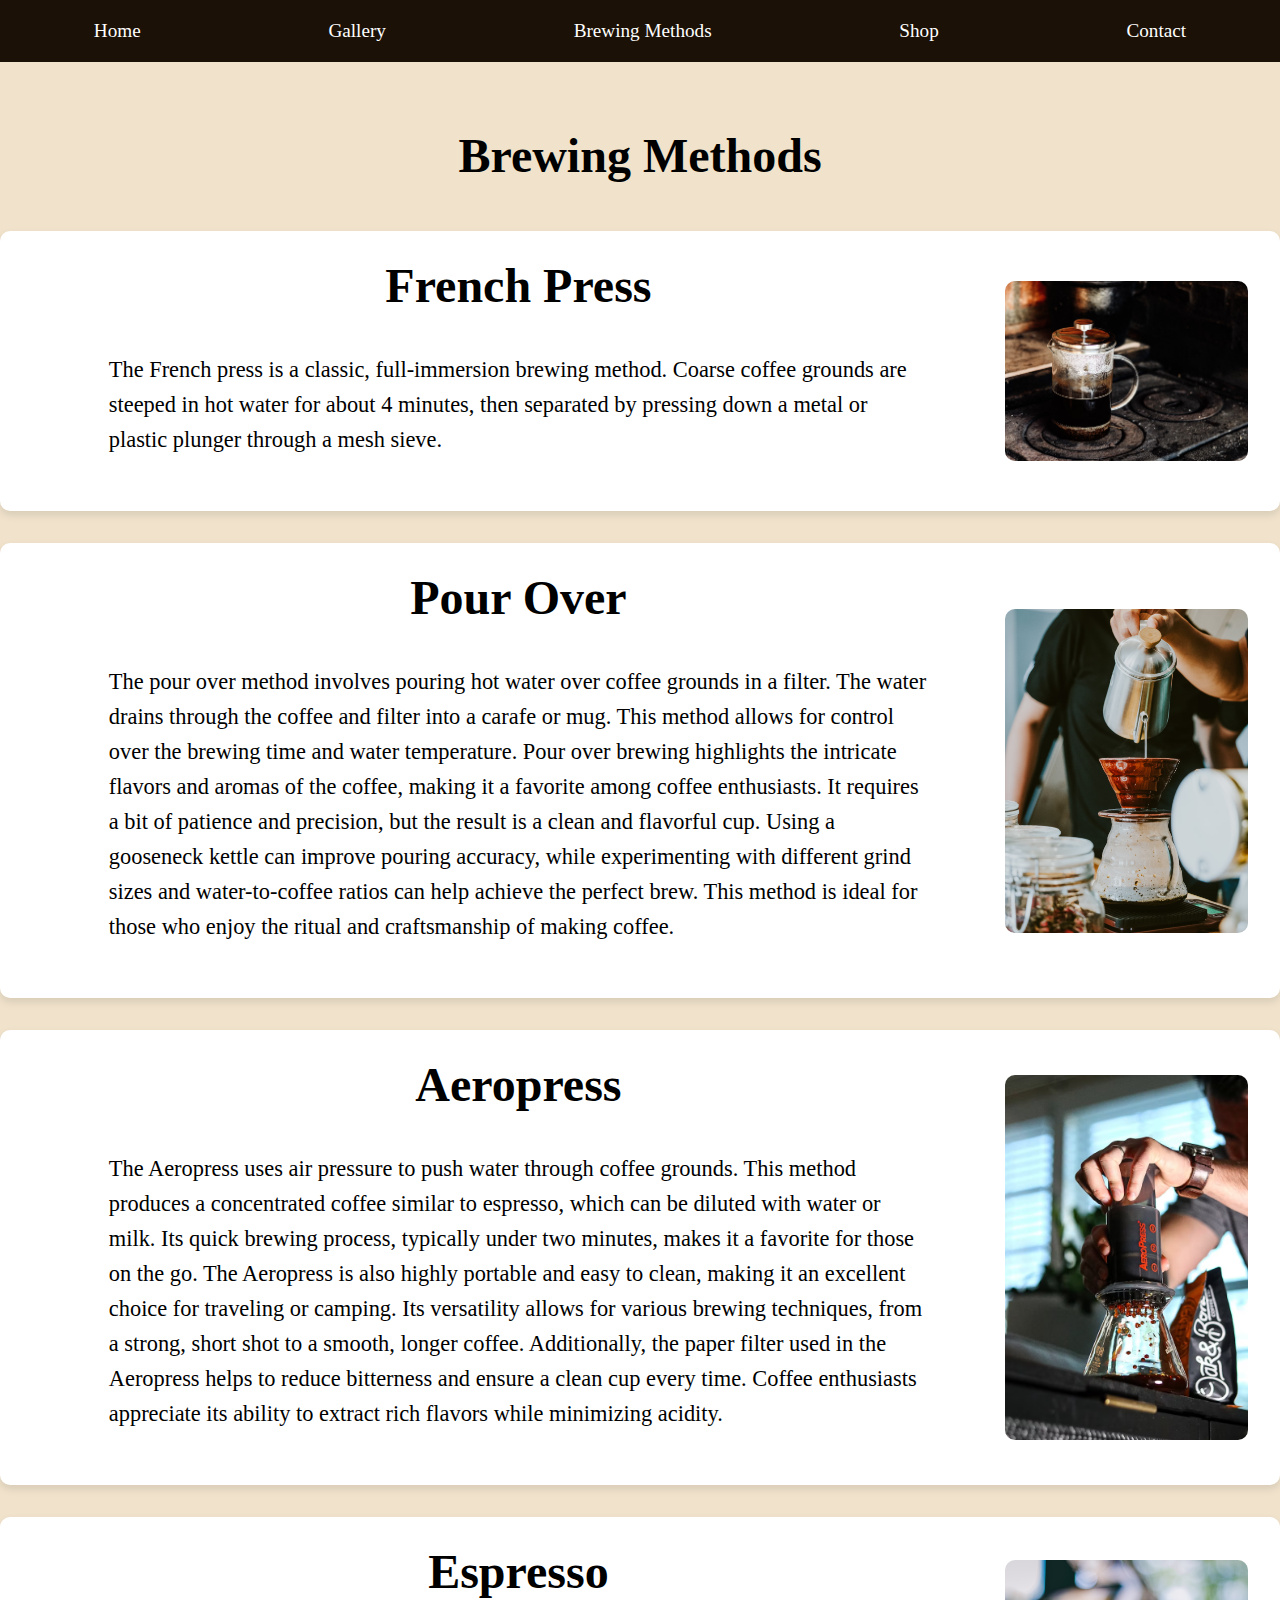
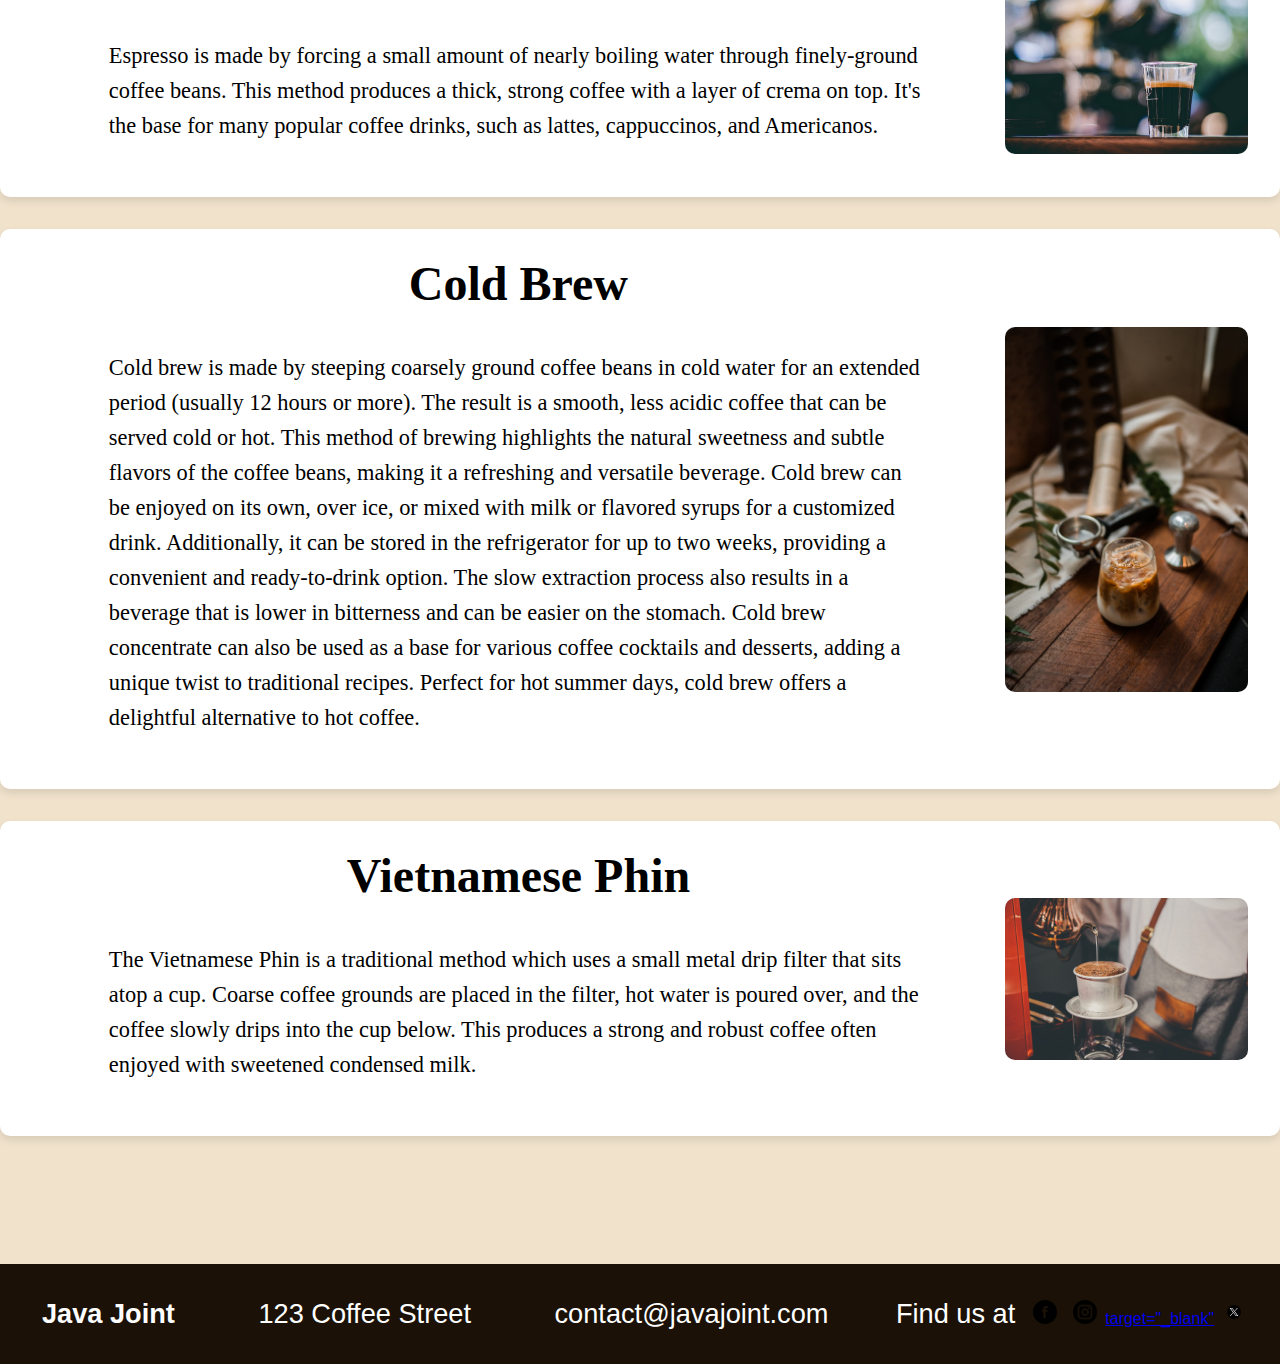
<file: brewing_methods.html>
<!DOCTYPE html>
<html lang="en">
<head>
    <meta charset="UTF-8">
    <meta name="viewport" content="width=device-width, initial-scale=1.0">
    <title>Brewing Methods</title>
    <link rel="stylesheet" href="styles.css">
</head>
<body>
    <header>
        <nav>
            <ul>
                
                <li><a href="index.html">Home</a></li>
                <li><a href="gallery.html">Gallery</a></li>
                <li><a href="brewing_methods.html">Brewing Methods</a></li>
                <li><a href="shop.html">Shop</a></li>
                <li><a href="contact.html">Contact</a></li>
            </ul>
        </nav>
    </header>
    <main>
        <div class="brewing-methods">
            <h1>Brewing Methods</h1>
            <article>
                <div class="text-content">
                    <h2>French Press</h2>
                    <p>The French press is a classic, full-immersion brewing method. Coarse coffee grounds are steeped in hot water for about 4 minutes, then separated by pressing down a metal or plastic plunger through a mesh sieve.</p>
                </div>
                <img src="brewing method/french press.jpg" alt="French Press">
            </article>
            <article>
                <div class="text-content">
                    <h2>Pour Over</h2>
                    <p>The pour over method involves pouring hot water over coffee grounds in a filter. The water drains through the coffee and filter into a carafe or mug. This method allows for control over the brewing time and water temperature. Pour over brewing highlights the intricate flavors and aromas of the coffee, making it a favorite among coffee enthusiasts. It requires a bit of patience and precision, but the result is a clean and flavorful cup. Using a gooseneck kettle can improve pouring accuracy, while experimenting with different grind sizes and water-to-coffee ratios can help achieve the perfect brew. This method is ideal for those who enjoy the ritual and craftsmanship of making coffee.</p>
                </div>
                <img src="brewing method/pour over.jpg" alt="Pour Over">
            </article>
            <article>
                <div class="text-content">
                    <h2>Aeropress</h2>
                    <p>The Aeropress uses air pressure to push water through coffee grounds. This method produces a concentrated coffee similar to espresso, which can be diluted with water or milk. Its quick brewing process, typically under two minutes, makes it a favorite for those on the go. The Aeropress is also highly portable and easy to clean, making it an excellent choice for traveling or camping. Its versatility allows for various brewing techniques, from a strong, short shot to a smooth, longer coffee. Additionally, the paper filter used in the Aeropress helps to reduce bitterness and ensure a clean cup every time. Coffee enthusiasts appreciate its ability to extract rich flavors while minimizing acidity.</p>
                </div>
                <img src="brewing method/aeropress.jpg" alt="Aeropress">
            </article>
            <article>
                <div class="text-content">
                    <h2>Espresso</h2>
                    <p>Espresso is made by forcing a small amount of nearly boiling water through finely-ground coffee beans. This method produces a thick, strong coffee with a layer of crema on top. It's the base for many popular coffee drinks, such as lattes, cappuccinos, and Americanos.</p>
                </div>
                <img src="brewing method/espresso.jpg" alt="Espresso">
            </article>
            <article>
                <div class="text-content">
                    <h2>Cold Brew</h2>
                    <p>Cold brew is made by steeping coarsely ground coffee beans in cold water for an extended period (usually 12 hours or more). The result is a smooth, less acidic coffee that can be served cold or hot. This method of brewing highlights the natural sweetness and subtle flavors of the coffee beans, making it a refreshing and versatile beverage. Cold brew can be enjoyed on its own, over ice, or mixed with milk or flavored syrups for a customized drink. Additionally, it can be stored in the refrigerator for up to two weeks, providing a convenient and ready-to-drink option. The slow extraction process also results in a beverage that is lower in bitterness and can be easier on the stomach. Cold brew concentrate can also be used as a base for various coffee cocktails and desserts, adding a unique twist to traditional recipes. Perfect for hot summer days, cold brew offers a delightful alternative to hot coffee.</p>
                </div>
                <img src="brewing method/cold brew.jpg" alt="Cold Brew">
            </article>
            <article>
                <div class="text-content">
                    <h2>Vietnamese Phin</h2>
                    <p>The Vietnamese Phin is a traditional method which uses a small metal drip filter that sits atop a cup. Coarse coffee grounds are placed in the filter, hot water is poured over, and the coffee slowly drips into the cup below. This produces a strong and robust coffee often enjoyed with sweetened condensed milk.</p>
                </div>
                <img src="brewing method/viet phin.jpg" alt="Vietnamese Phin">
            </article>
            </div>
    </main>
    <footer>
        <div class="footer-content">
            <div class="footer-section">
                <h2><b>Java Joint</b></h2>
            </div>
            <div class="footer-section">
                <p>123 Coffee Street</p>
            </div>
            <div class="footer-section">
                <p>contact@javajoint.com</p>
            </div>
            <div class="footer-socials">
                <p>Find us at</p>
                <a href="https://www.facebook.com" target="_blank"><img src="/footer/facebook.svg" alt="Facebook"></a>
                <a href="https://www.instagram.com"target="_blank"><img src="/footer/instagram.png" alt="Instagram"></a>
                <a href="https://www.twitter.com">target="_blank"<img src="/footer/twitter-x-seeklogo-3.svg" alt="Twitter"></a>
            </div>
        </div>
    </footer>
</body>
</html>
</file>
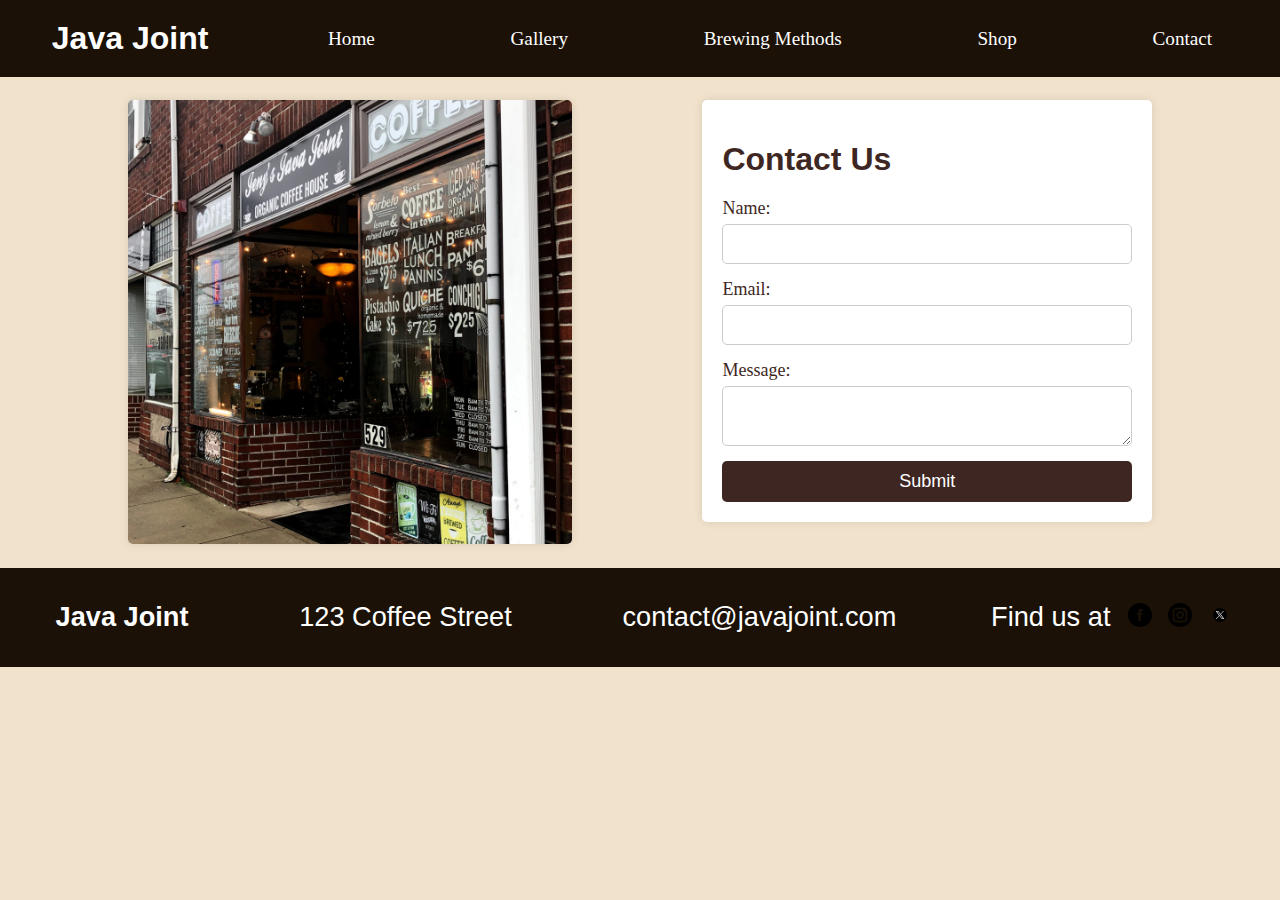
<file: contact.html>
<!DOCTYPE html>
<html lang="en">
<head>
    <meta charset="UTF-8">
    <meta name="viewport" content="width=device-width, initial-scale=1.0">
    <title>Contact Us</title>
    <link rel="stylesheet" href="styles.css">
    <script src="script.js" defer></script>
</head>
<body>
    <header>
        <nav>
            <ul>
                <h1>Java Joint</h1>
                <li><a href="index.html">Home</a></li>
                <li><a href="gallery.html">Gallery</a></li>
                <li><a href="brewing_methods.html">Brewing Methods</a></li>
                <li><a href="shop.html">Shop</a></li>
                <li><a href="contact.html">Contact</a></li>
            </ul>
        </nav>
    </header>
    <main>
        <div class="contact-container">
            <div class="java">
                <img src="java joint.webp" alt="shop">
            </div>
            <div class="contact">
                <h1>Contact Us</h1>
                <form id="contactForm">
                    <label for="name">Name:</label>
                    <input type="text" id="name" name="name" required>
                    <label for="email">Email:</label>
                    <input type="email" id="email" name="email" required>
                    <label for="message">Message:</label>
                    <textarea id="message" name="message" required></textarea>
                    <button type="submit">Submit</button>
                </form>
            </div>
        </div>
    </main>
    <footer>
        <div class="footer-content">
            <div class="footer-section">
                <h2><b>Java Joint</b></h2>
            </div>
            <div class="footer-section">
                <p>123 Coffee Street</p>
            </div>
            <div class="footer-section">
                <p>contact@javajoint.com</p>
            </div>
            <div class="footer-socials">
                <p>Find us at</p>
                <a href="https://www.facebook.com" target="_blank"><img src="/footer/facebook.svg" alt="Facebook"></a>
                <a href="https://www.instagram.com"target="_blank"><img src="/footer/instagram.png" alt="Instagram"></a>
                <a href="https://www.twitter.com"target="_blank"><img src="/footer/twitter-x-seeklogo-3.svg" alt="Twitter"></a>
            </div>
        </div>
    </footer>
</body>
</html>
</file>
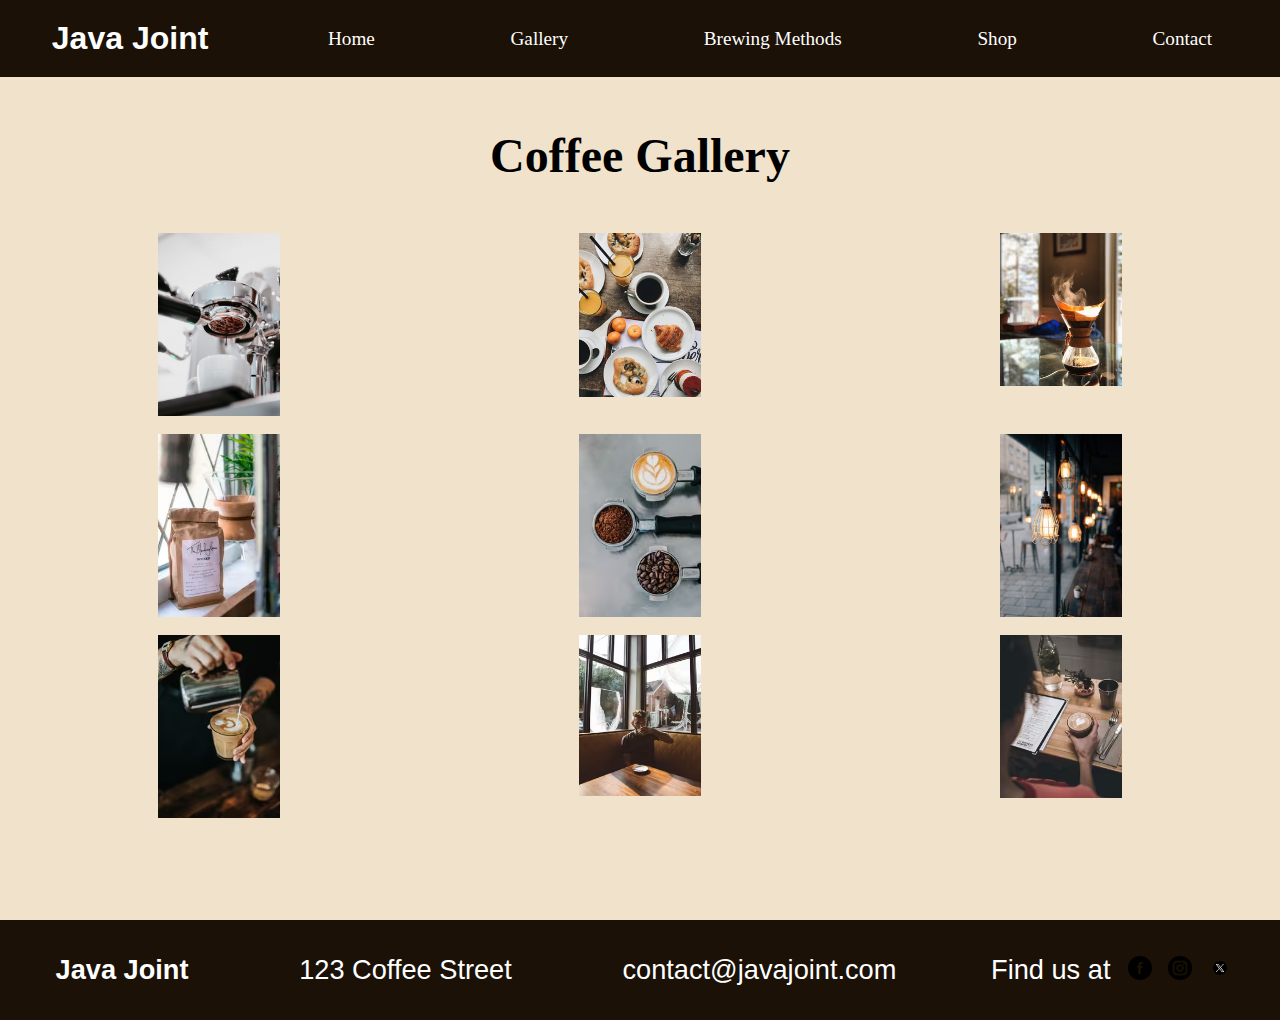
<file: gallery.html>
<!DOCTYPE html>
<html lang="en">
<head>
    <meta charset="UTF-8">
    <meta name="viewport" content="width=device-width, initial-scale=1.0">
    <title>Coffee Gallery</title>
    <link rel="stylesheet" href="styles.css">
</head>
<body>
    <header>
        <nav>
            <ul>
                <h1>Java Joint</h1>
                <li><a href="index.html">Home</a></li>
                <li><a href="gallery.html">Gallery</a></li>
                <li><a href="brewing_methods.html">Brewing Methods</a></li>
                <li><a href="shop.html">Shop</a></li>
                <li><a href="contact.html">Contact</a></li>
            </ul>
        </nav>
    </header>
    <main>
        <div class="gallery">
            <h1>Coffee Gallery</h1>
            <div class="thumbnails">
                <a href="/gallery/original image/espressoshot.jpg" target="_blank"><img src="/gallery/thumbnail/t_espressoshot.jpg" alt="Thumbnail 1"></a>
                <a href="/gallery/original image/items.jpg" target="_blank"><img src="/gallery/thumbnail/t_items.jpg" alt="Thumbnail 2"></a>
                <a href="/gallery/original image/coffeepot.jpg" target="_blank"><img src="/gallery/thumbnail/t_coffeepot.jpg" alt="Thumbnail 3"></a>
                <a href="/gallery/original image/coffee.jpg" target="_blank"><img src="/gallery/thumbnail/t_coffee.jpg" alt="Thumbnail 4"></a>
                <a href="/gallery/original image/filter.jpg" target="_blank"><img src="/gallery/thumbnail/t_filter.jpg" alt="Thumbnail 5"></a>
                <a href="/gallery/original image/lights.jpg" target="_blank"><img src="/gallery/thumbnail/t_lights.jpg" alt="Thumbnail 6"></a>
                <a href="/gallery/original image/latte.jpg" target="_blank"><img src="/gallery/thumbnail/t_latte.jpg" alt="Thumbnail 5"></a>
                <a href="/gallery/original image/man.jpg" target="_blank"><img src="/gallery/thumbnail/t_man.jpg" alt="Thumbnail 5"></a>
                <a href="/gallery/original image/cup.jpg" target="_blank"><img src="/gallery/thumbnail/t_cup.jpg" alt="Thumbnail 5"></a>
            </div>
        </div>
    </main>
    <footer>
        <div class="footer-content">
            <div class="footer-section">
                <h2><b>Java Joint</b></h2>
            </div>
            <div class="footer-section">
                <p>123 Coffee Street</p>
            </div>
            <div class="footer-section">
                <p>contact@javajoint.com</p>
            </div>
            <div class="footer-socials">
                <p>Find us at</p>
                <a href="https://www.facebook.com" target="_blank"><img src="/footer/facebook.svg" alt="Facebook"></a>
                <a href="https://www.instagram.com"target="_blank"><img src="/footer/instagram.png" alt="Instagram"></a>
                <a href="https://www.twitter.com"target="_blank"><img src="/footer/twitter-x-seeklogo-3.svg" alt="Twitter"></a>
            </div>
        </div>
    </footer>
</body>
</html>
</file>
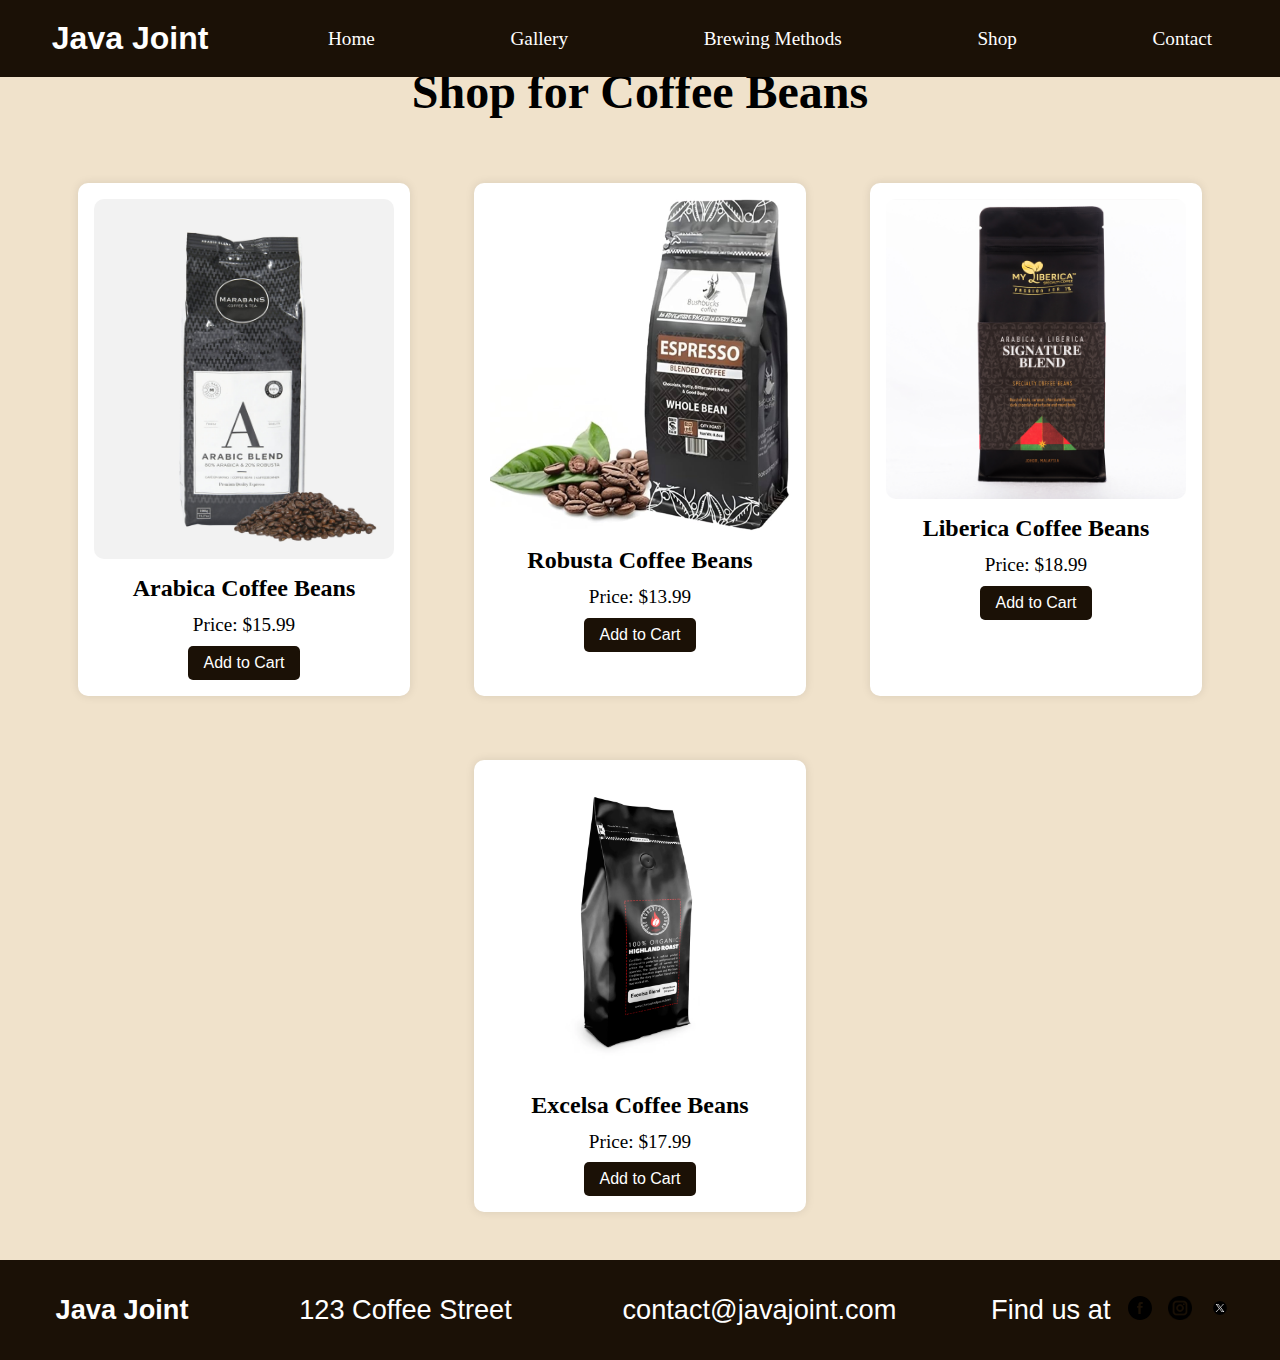
<file: shop.html>
<!DOCTYPE html>
<html lang="en">
<head>
    <meta charset="UTF-8">
    <meta name="viewport" content="width=device-width, initial-scale=1.0">
    <title>Shop for Coffee Beans</title>
    <link rel="stylesheet" href="styles.css">
</head>
<body>
    <header>
        <nav>
            <ul>
                <h1>Java Joint</h1>
                <li><a href="index.html">Home</a></li>
                <li><a href="gallery.html">Gallery</a></li>
                <li><a href="brewing_methods.html">Brewing Methods</a></li>
                <li><a href="shop.html">Shop</a></li>
                <li><a href="contact.html">Contact</a></li>
            </ul>
        </nav>
    </header>
    <main>
        <section class="shop">
            <h1>Shop for Coffee Beans</h1>
            <div class="product-grid">
                <div class="product">
                    <img src="/shop/arabica.jpg" alt="Arabica Coffee Beans">
                    <h2>Arabica Coffee Beans</h2>
                    <p>Price: $15.99</p>
                    <button>Add to Cart</button>
                </div>
                <div class="product">
                    <img src="/shop/robusta.jpg" alt="Robusta Coffee Beans">
                    <h2>Robusta Coffee Beans</h2>
                    <p>Price: $13.99</p>
                    <button>Add to Cart</button>
                </div>
                <div class="product">
                    <img src="/shop/liberica.jpg" alt="Liberica Coffee Beans">
                    <h2>Liberica Coffee Beans</h2>
                    <p>Price: $18.99</p>
                    <button>Add to Cart</button>
                </div>
                <div class="product">
                    <img src="/shop/excelsa.jpg" alt="Excelsa Coffee Beans">
                    <h2>Excelsa Coffee Beans</h2>
                    <p>Price: $17.99</p>
                    <button>Add to Cart</button>
                </div>
            </div>
        </section>
    </main>
    <footer>
        <div class="footer-content">
            <div class="footer-section">
                <h2><b>Java Joint</b></h2>
            </div>
            <div class="footer-section">
                <p>123 Coffee Street</p>
            </div>
            <div class="footer-section">
                <p>contact@javajoint.com</p>
            </div>
            <div class="footer-socials">
                <p>Find us at</p>
                <a href="https://www.facebook.com" target="_blank"><img src="/footer/facebook.svg" alt="Facebook"></a>
                <a href="https://www.instagram.com"target="_blank"><img src="/footer/instagram.png" alt="Instagram"></a>
                <a href="https://www.twitter.com"target="_blank"><img src="/footer/twitter-x-seeklogo-3.svg" alt="Twitter"></a>
            </div>
        </div>
    </footer>
</body>
</html>
</file>
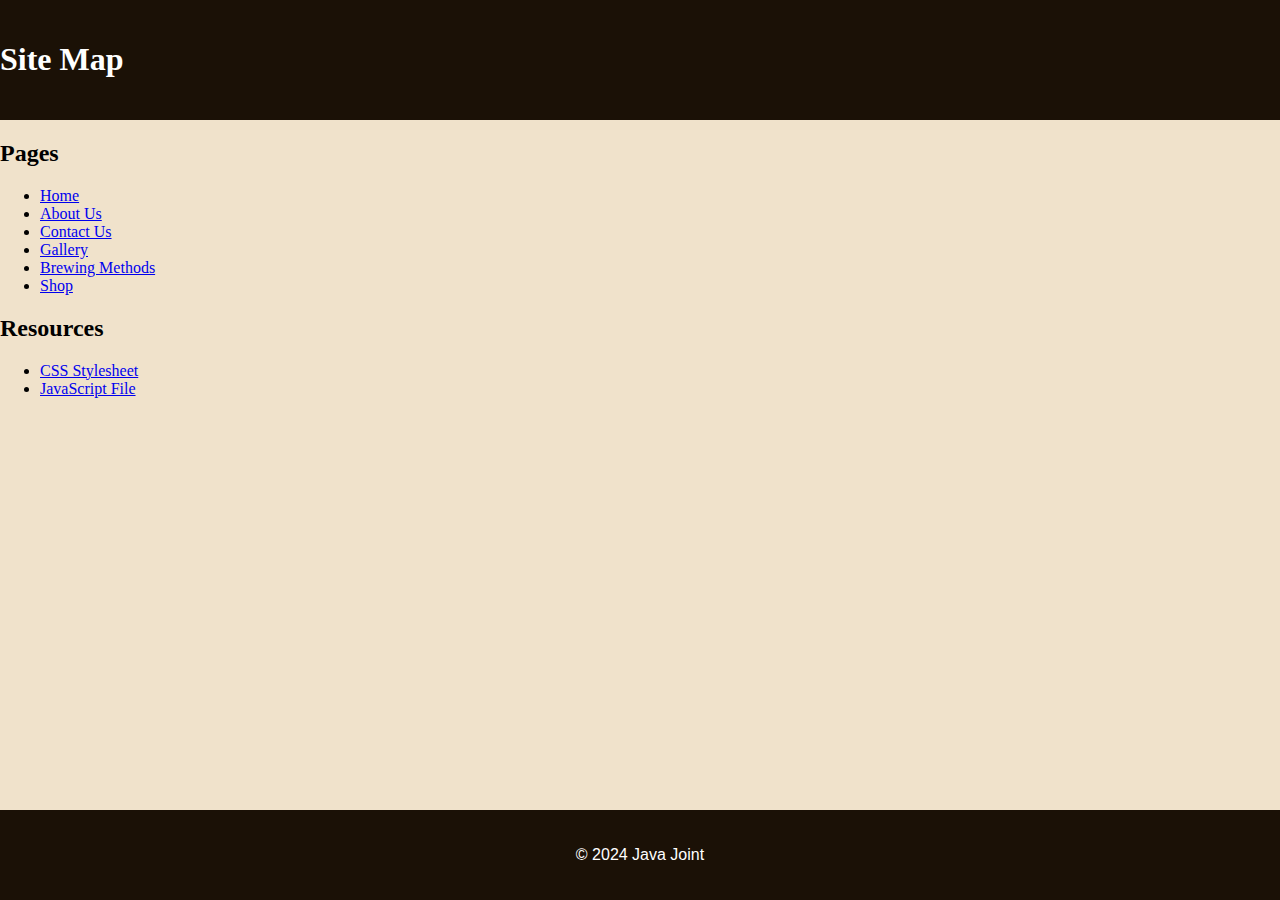
<file: sitemap.html>
<!DOCTYPE html>
<html lang="en">
<head>
    <meta charset="UTF-8">
    <title>Site Map</title>
    <link rel="stylesheet" href="styles.css">
    <style>
        /*Style to ensure the footer stays at the bottom */
        body {
            display: flex;
            flex-direction: column;
            min-height: 100vh;
            margin: 0;
        }
        main {
            flex: 1;
        }
        footer {
            background-color: #1B1106;
            color: #fff;
            padding: 20px 0;
            text-align: center;
            font-family: 'Alcester', sans-serif;
            width: 100%;
            margin-top: auto; /* Ensures footer is pushed to bottom */
        }
        nav{
            margin-top:120px;
        }
    </style>
</head>
<body>
    <header>
        <h1>Site Map</h1>
    </header>
    <nav>
        <h2>Pages</h2>
        <ul>
            <li><a href="index.html">Home</a></li>
            <li><a href="about.html">About Us</a></li>
            <li><a href="contact.html">Contact Us</a></li>
            <li><a href="gallery.html">Gallery</a></li>
            <li><a href="brewing_methods.html">Brewing Methods</a></li>
            <li><a href="shop.html">Shop</a></li>
        </ul>
        <h2>Resources</h2>
        <ul>
            <li><a href="styles.css">CSS Stylesheet</a></li>
            <li><a href="script.js">JavaScript File</a></li>
        </ul>
    </nav>
    <footer>
        <p>&copy; 2024 Java Joint</p>
    </footer>
</body>
</html>
</file>
<file: styles.css>
body {
    font-family: 'Venturis', serif;
    margin: 0;
    padding: 0;
    box-sizing: border-box;
    background-color:#F0E2CB ;
    min-height: 100vh; /* Ensure the body takes at least the full height of the viewport */
    display: flex;
    flex-direction: column;
}

header {
    background-color: #1B1106;
    color: #fff;
    padding: 20px 0;
    position: fixed;
    top: 0;
    left: 0;
    right: 0;
    z-index: 9999;
}

header nav ul {

    list-style: none;
    display: flex;
    justify-content: space-around;
    align-items: center;
    margin: 0;
    padding: 0;
}

header nav ul h1 {
    font-family: 'Alcester', sans-serif;
    margin: 0;
}

header nav ul li {
    margin: 0 1em;
}

header nav ul li a {
    color: #fff;
    text-decoration: none;
    font-size: 1.2em;
}

.banner {
    position: relative;
    height: 130vh; /* Adjust this value to decrease the height */
    overflow: hidden;
}

.banner img {
    width: 100%;
    height: auto;
}

.banner-text {
    transform: translate(5%, -220%);
    color: #fff;
    font-size: 1.2em;
    text-align: left;
    width: 80%;
}

.banner-text h1 {
    font-size: 2.5em;
    margin-bottom: 2em;
}

.banner-text p {
    font-size: 2em;
    margin-bottom: 1em;
    text-align: left;
}

.cta {
    background-color: #000;
    color: #fff;
    padding: 0.5em 1em;
    text-decoration: none;
    font-size: 1.2em;
    display: inline-block;
    margin-top: 2em; /* Move the button down */

}


.about {
    display: flex;
    align-items: center;
    justify-content: center;
    text-align: center;
    padding: 2em 0;
    background-color: #F0E2CB;
    margin-top: 10px;
}

.about-text {
    flex: 2;
    padding: 1em;
    text-align: left;
    font-size: 2.5em;
}

.about-image {
    flex: 1;
    padding: 1em;
    display: flex;
    align-items: center;
    justify-content: center;
}

.about-image img {
    max-width: 80%;
    height: auto;
    border-radius: 50%;
}

.popular {
    text-align: center;
    padding: 2em 0;
    background-color: #F0E2CB;
}
.popular h1
{
    font-size: 5em;
}
.popular h3
{
    font-size: 2em;
}
.popular-item {
    display: inline-block;
    margin: 5em;
    text-align: center;
}

.popular-item img {
    width: 300px;
    height: 400px;
}

.gallery {
    text-align: center;
    padding: 6em 0;
    background-color: #F0E2CB;
}

.gallery h1 {
    font-size: 3em;
    margin-bottom: 1em;
}

.thumbnails {
    display: flex;
    flex-wrap: wrap;
    justify-content: center;
    gap: 10px;
}

.thumbnails a {
    display: block;
    width: calc(33.333% - 20px); /* Adjust width to fit three items per row */
    margin: 2px;
}

.thumbnails img {
    width: 30%;
    height: auto;
    object-fit: cover;
}

.brewing-methods {
    text-align: center;
    padding: 6em 0;
    background-color: #F0E2CB;
}

.brewing-methods h1 {
    font-size: 3em;
    margin-bottom: 1em;
}

.brewing-methods article {
    display: flex;
    align-items: flex-start;
    justify-content: space-between;
    margin: 2em 0;
    padding: 2em;
    background-color: #fff;
    border-radius: 10px;
    box-shadow: 0 4px 8px rgba(0, 0, 0, 0.1);
}

.brewing-methods img {
    width: 20%;
    height: auto;
    border-radius: 10px;
    display: block;
    margin: auto;
}

.brewing-methods .text-content {
    flex: 1;
    padding: 0 2em;
    text-align: left;
}

.brewing-methods h2 {
    font-size: 3em;
    margin-bottom: 0.8em;
    text-align: center;
    margin-top: -0.1em;
}

.brewing-methods p {
    font-size: 1.4em;
    flex: 1;
    padding: 0 2em;
    text-align: left;
    line-height: 35px;
}


.shop {
    text-align: center;
    padding: 2em 0;
    background-color: #F0E2CB;
}

.shop h1 {
    font-size: 3em;
    margin-bottom: 1em;
}

.product-grid {
    display: flex;
    flex-wrap: wrap;
    justify-content: center;
    gap: 2em;
}

.product {
    display: inline-block;
    width: 300px;
    padding: 1em;
    background-color: #fff;
    border-radius: 10px;
    box-shadow: 0 0 10px rgba(0, 0, 0, 0.1);
    text-align: center;
    margin: 1em;
}

.product img {
    width: 100%;
    height: auto;
    border-radius: 10px;
}

.product h2 {
    font-size: 1.5em;
    margin: 0.5em 0;
}

.product p {
    font-size: 1.2em;
    margin: 0.5em 0;
}

.product button {
    background-color: #1B1106;
    color: #fff;
    border: none;
    padding: 0.5em 1em;
    font-size: 1em;
    border-radius: 5px;
    cursor:pointer;
}



.contact-container {
    display: flex;
    justify-content: space-between;
    align-items: flex-start;
    padding: 100px 20px 20px; /* Adjust padding to account for fixed header */
    width: 80%; /* Adjust this width as needed */
    margin: 0 auto;
}

.java {
    flex: 1;
    margin-right: 20px;
}

.java img {
    width: 80%;
    border-radius: 5px;
    box-shadow: 0 0 10px rgba(0, 0, 0, 0.1);
}

.contact {
    flex: 1;
    background-color: #FFF;
    padding: 20px;
    border-radius: 5px;
    box-shadow: 0 0 10px rgba(0, 0, 0, 0.1);
    max-width: 40%;
}

.contact h1 {
    font-family: 'Arial', sans-serif;
    font-size: 32px;
    margin-bottom: 20px;
    color: #3E2723;
}

.contact form {
    display: flex;
    flex-direction: column;
}

.contact form label {
    margin-bottom: 5px;
    color: #3E2723;
    font-size: 18px;
}

.contact form input,
.contact form textarea {
    margin-bottom: 15px;
    padding: 10px;
    border: 1px solid #CCC;
    border-radius: 5px;
    font-size: 16px;
}

.contact form button {
    padding: 10px;
    background-color: #3E2723;
    color: white;
    border: none;
    border-radius: 5px;
    font-size: 18px;
    cursor: pointer;
}

.contact form button:hover {
    background-color: #5D4037;
}

footer {
    background-color: #1B1106;
    color: #fff;
    padding: 20px 0;
    text-align: center;
    font-family: 'Alcester', sans-serif;
    width: 100%;
}

.footer-content {
    display: flex;
    justify-content: space-around;
    align-items: center;
    padding: 0.2px;
}

.footer-section {
    margin: 0 1em;
}

.footer-section h2, .footer-section p {
    margin: 0;
    padding: 0.5em 0;
    font-size: 1.7em;
}

.footer-section img {
    width: 24px;
    height: 24px;
    margin: 0 0.5em;
}

.footer-socials {
    display: flex;
    align-items: center;
}

.footer-socials p {
    margin: 0;
    padding-right: 10px;
    font-size: 1.7em;
}

.footer-socials img {
    width: 24px;
    height: 24px;
    margin: 0 0.5em;
}
</file>
